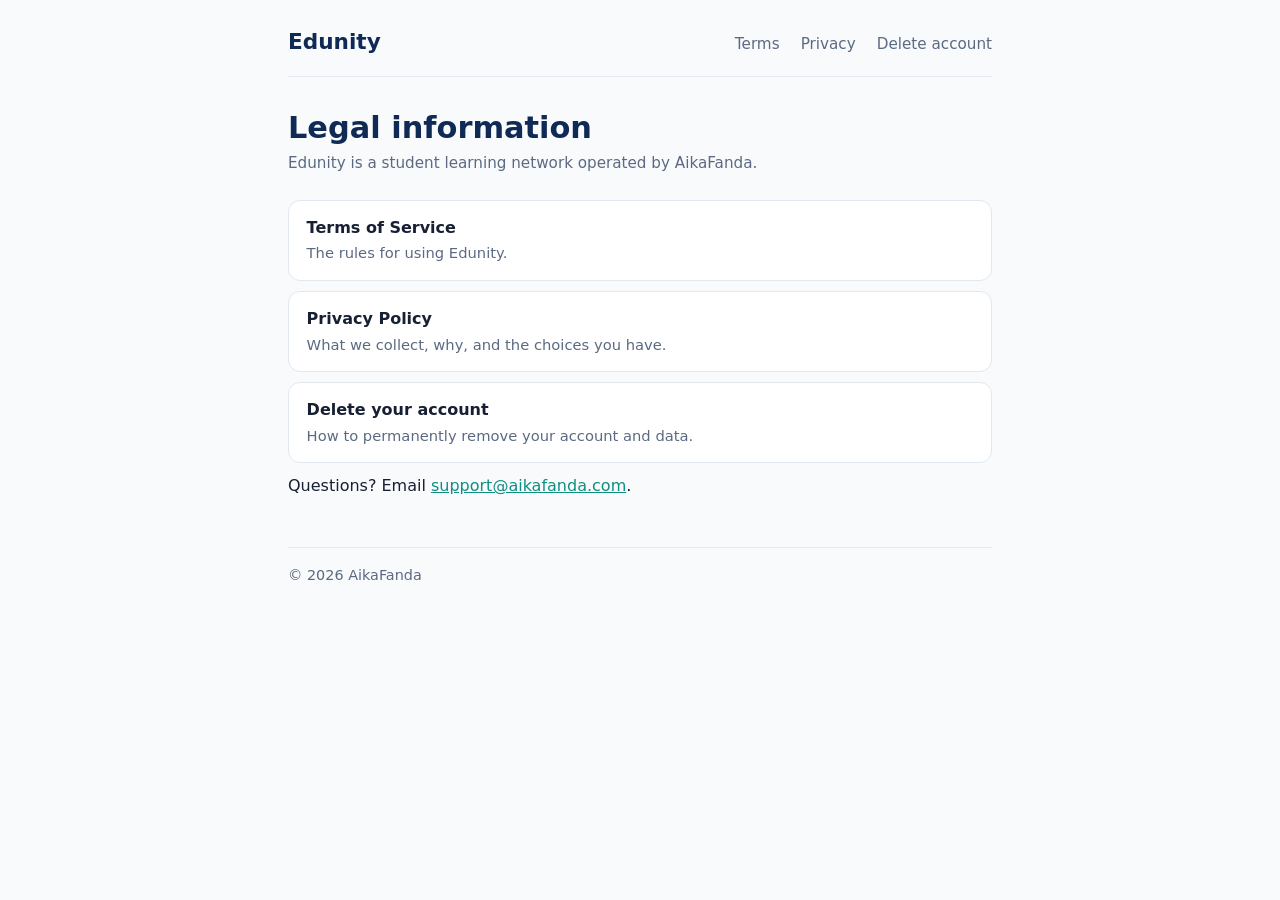
<file: index.html>
<!doctype html>
<html lang="en">
<head>
  <meta charset="utf-8">
  <meta name="viewport" content="width=device-width, initial-scale=1">
  <title>Edunity legal information</title>
  <meta name="description" content="Terms of Service, Privacy Policy and account deletion for Edunity, the student learning network by AikaFanda.">
  <link rel="stylesheet" href="style.css">
</head>
<body>
  <div class="wrap">
    <header class="site">
      <a class="brand" href="index.html">Edunity</a>
      <nav>
        <a href="terms.html">Terms</a>
        <a href="privacy.html">Privacy</a>
        <a href="delete-account.html">Delete account</a>
      </nav>
    </header>

    <main>
      <h1>Legal information</h1>
      <p class="meta">Edunity is a student learning network operated by AikaFanda.</p>

      <ul class="list-links">
        <li><a href="terms.html">Terms of Service<span>The rules for using Edunity.</span></a></li>
        <li><a href="privacy.html">Privacy Policy<span>What we collect, why, and the choices you have.</span></a></li>
        <li><a href="delete-account.html">Delete your account<span>How to permanently remove your account and data.</span></a></li>
      </ul>

      <p>Questions? Email <a href="mailto:support@aikafanda.com">support@aikafanda.com</a>.</p>
    </main>

    <footer class="site">&copy; 2026 AikaFanda</footer>
  </div>
</body>
</html>
</file>
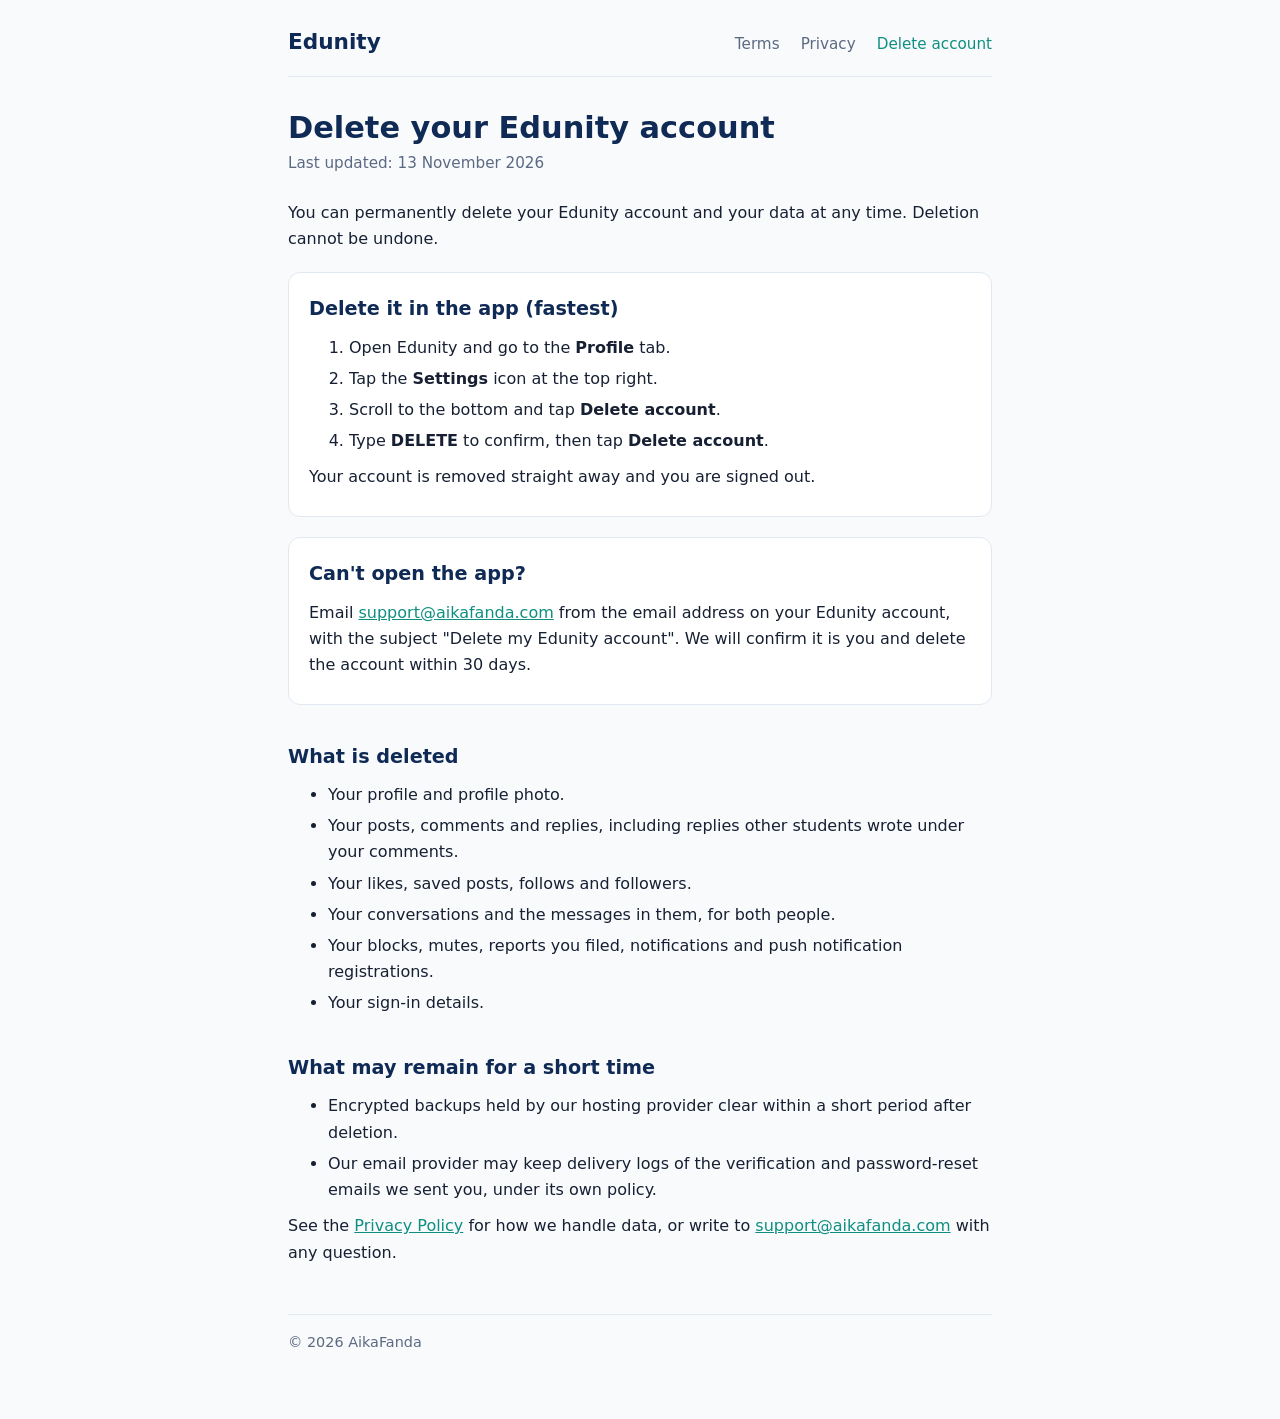
<file: delete-account.html>
<!doctype html>
<html lang="en">
<head>
  <meta charset="utf-8">
  <meta name="viewport" content="width=device-width, initial-scale=1">
  <title>Delete your account - Edunity</title>
  <meta name="description" content="How to permanently delete your Edunity account and what is removed.">
  <link rel="stylesheet" href="style.css">
</head>
<body>
  <div class="wrap">
    <header class="site">
      <a class="brand" href="index.html">Edunity</a>
      <nav>
        <a href="terms.html">Terms</a>
        <a href="privacy.html">Privacy</a>
        <a href="delete-account.html" aria-current="page">Delete account</a>
      </nav>
    </header>

    <main>
      <h1>Delete your Edunity account</h1>
      <p class="meta">Last updated: 13 November 2026</p>

      <p>You can permanently delete your Edunity account and your data at any time. Deletion cannot be undone.</p>

      <div class="card">
        <h2>Delete it in the app (fastest)</h2>
        <ol>
          <li>Open Edunity and go to the <strong>Profile</strong> tab.</li>
          <li>Tap the <strong>Settings</strong> icon at the top right.</li>
          <li>Scroll to the bottom and tap <strong>Delete account</strong>.</li>
          <li>Type <strong>DELETE</strong> to confirm, then tap <strong>Delete account</strong>.</li>
        </ol>
        <p>Your account is removed straight away and you are signed out.</p>
      </div>

      <div class="card">
        <h2>Can't open the app?</h2>
        <p>Email <a href="mailto:support@aikafanda.com?subject=Delete%20my%20Edunity%20account">support@aikafanda.com</a> from the email address on your Edunity account, with the subject "Delete my Edunity account". We will confirm it is you and delete the account within 30 days.</p>
      </div>

      <h2>What is deleted</h2>
      <ul>
        <li>Your profile and profile photo.</li>
        <li>Your posts, comments and replies, including replies other students wrote under your comments.</li>
        <li>Your likes, saved posts, follows and followers.</li>
        <li>Your conversations and the messages in them, for both people.</li>
        <li>Your blocks, mutes, reports you filed, notifications and push notification registrations.</li>
        <li>Your sign-in details.</li>
      </ul>

      <h2>What may remain for a short time</h2>
      <ul>
        <li>Encrypted backups held by our hosting provider clear within a short period after deletion.</li>
        <li>Our email provider may keep delivery logs of the verification and password-reset emails we sent you, under its own policy.</li>
      </ul>

      <p>See the <a href="privacy.html">Privacy Policy</a> for how we handle data, or write to <a href="mailto:support@aikafanda.com">support@aikafanda.com</a> with any question.</p>
    </main>

    <footer class="site">&copy; 2026 AikaFanda</footer>
  </div>
</body>
</html>
</file>
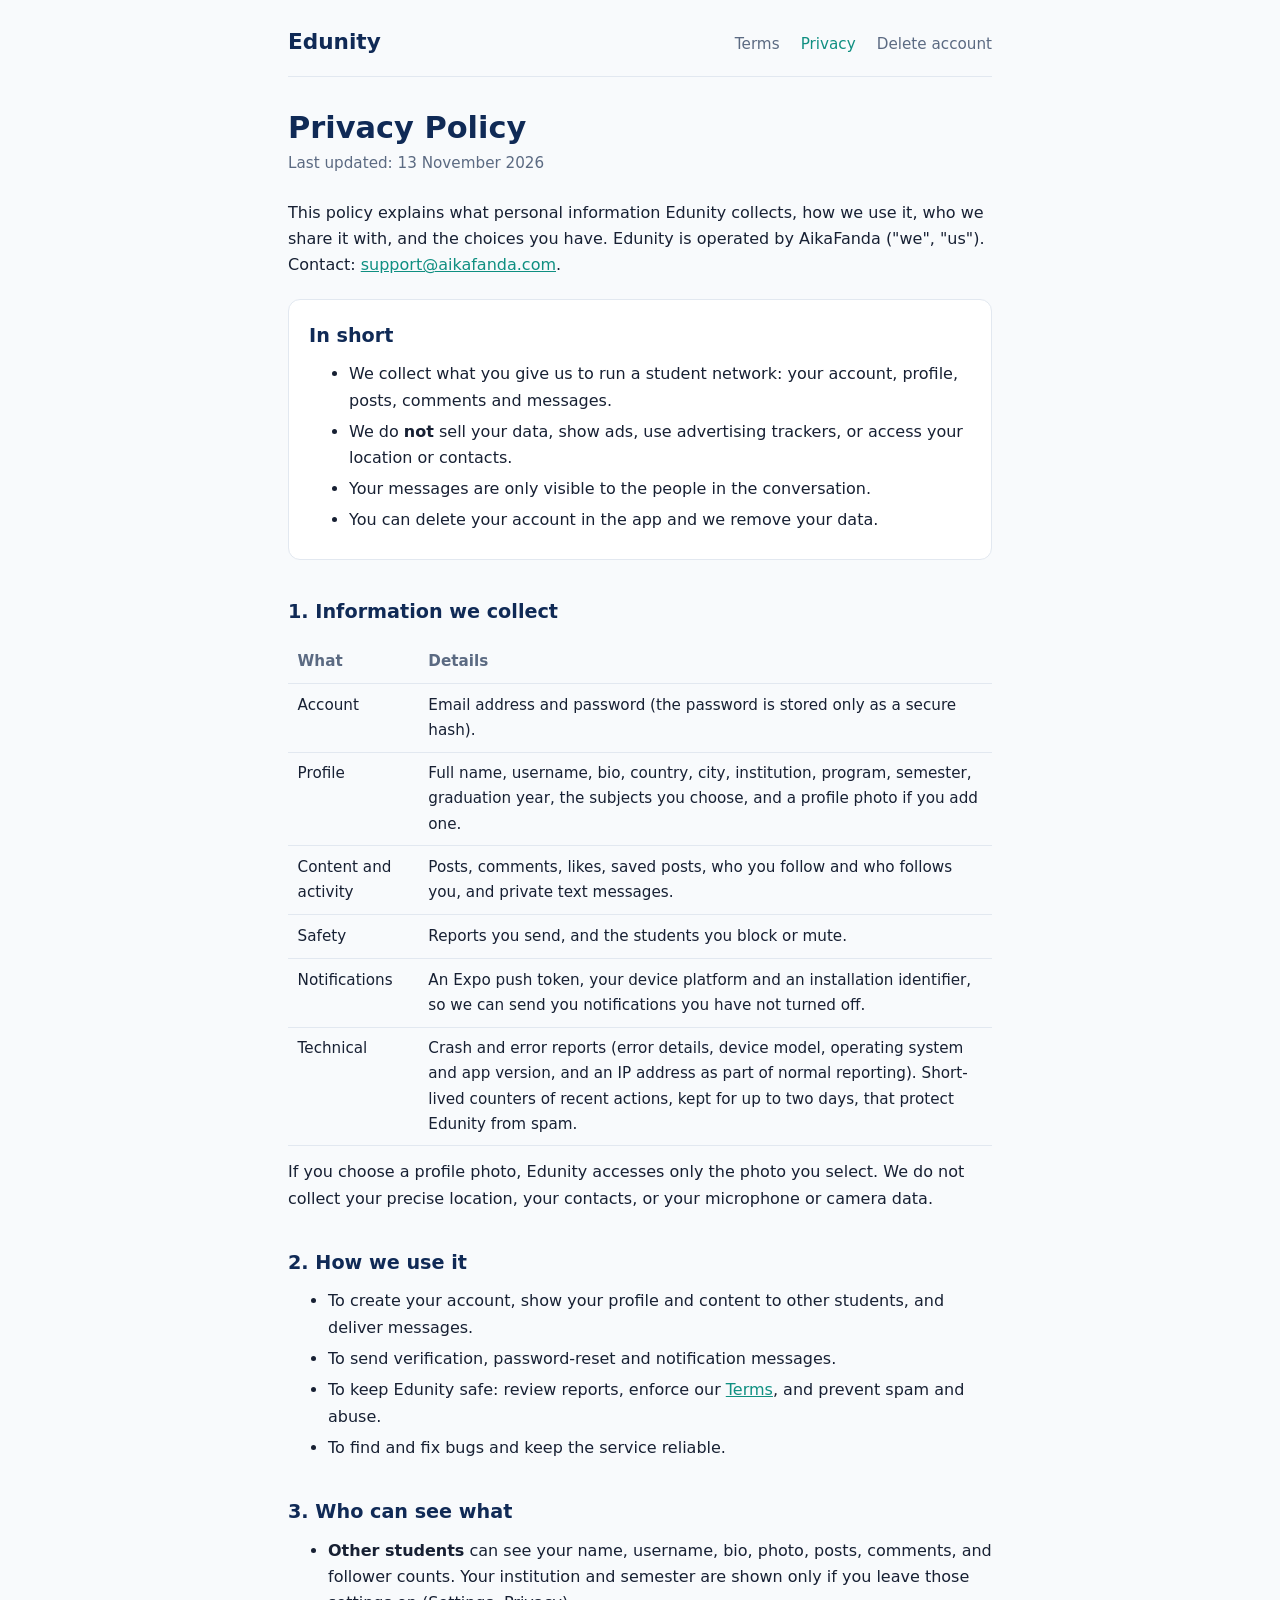
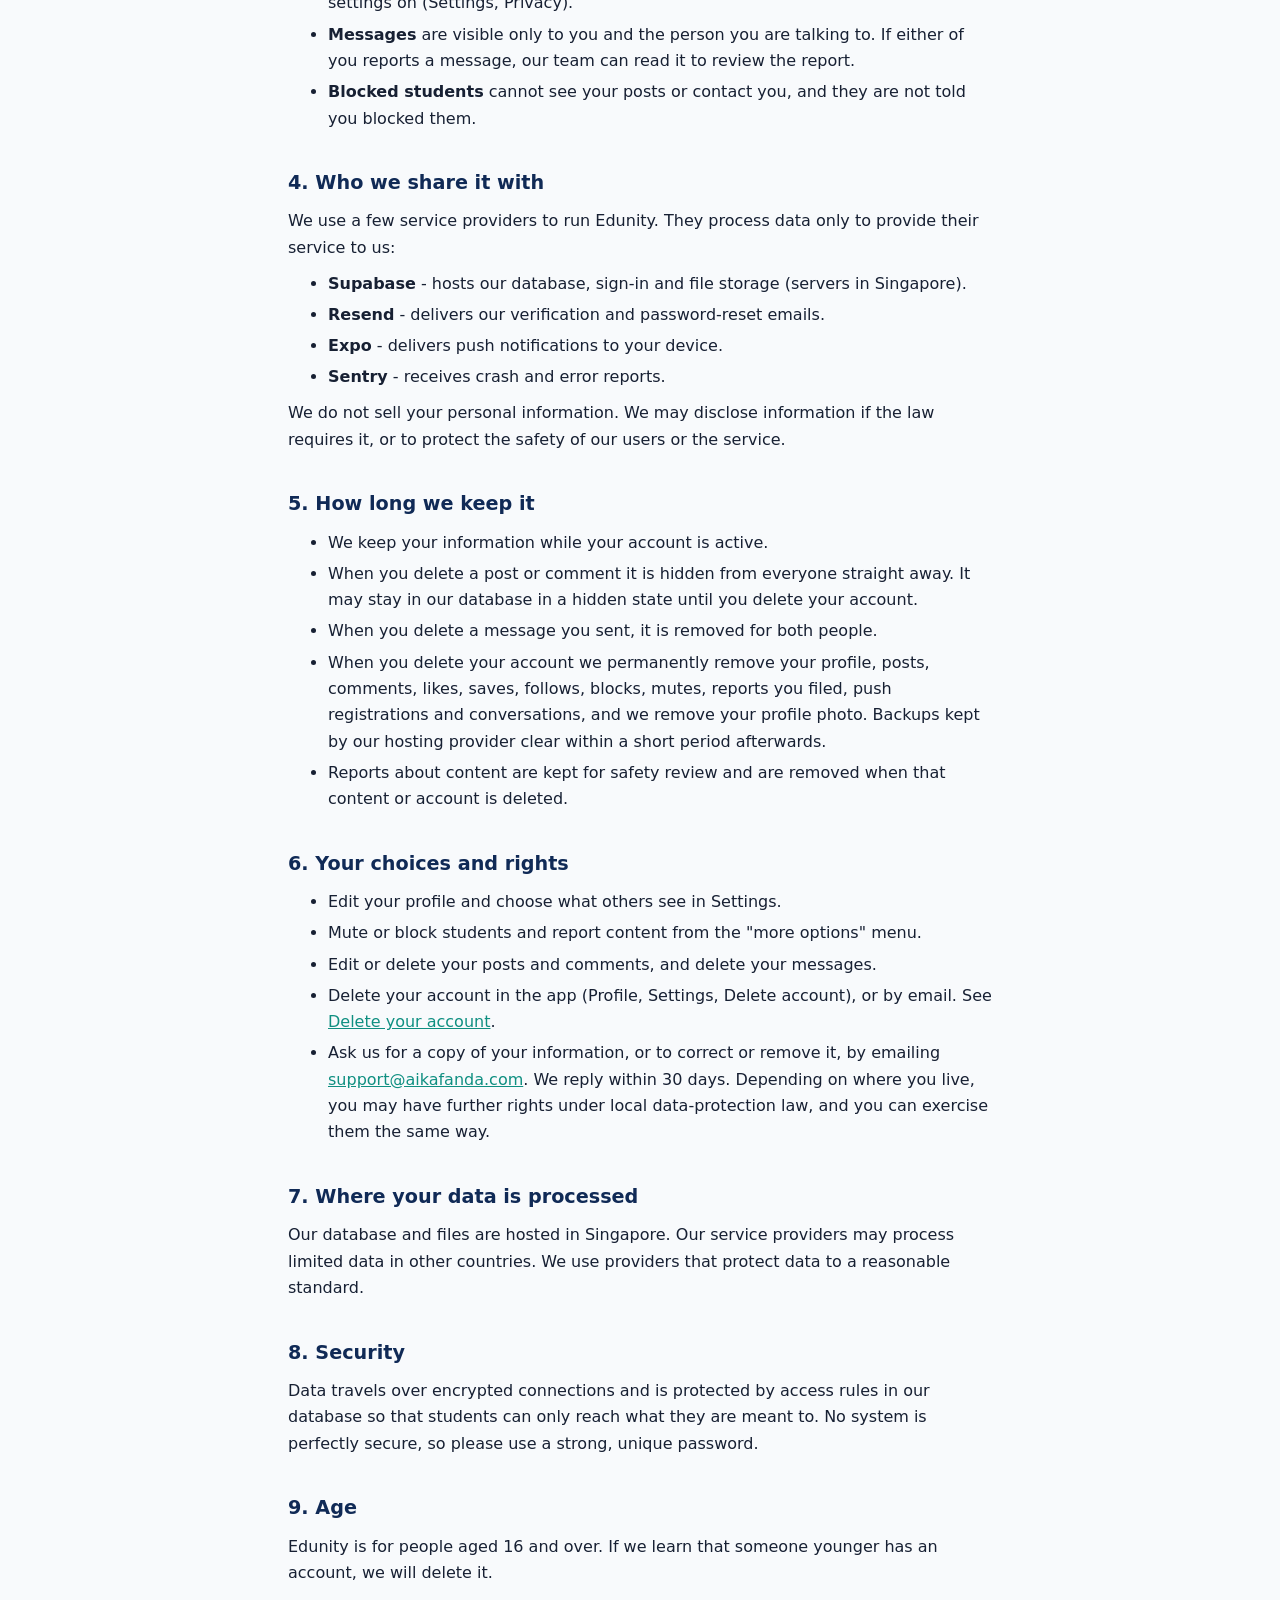
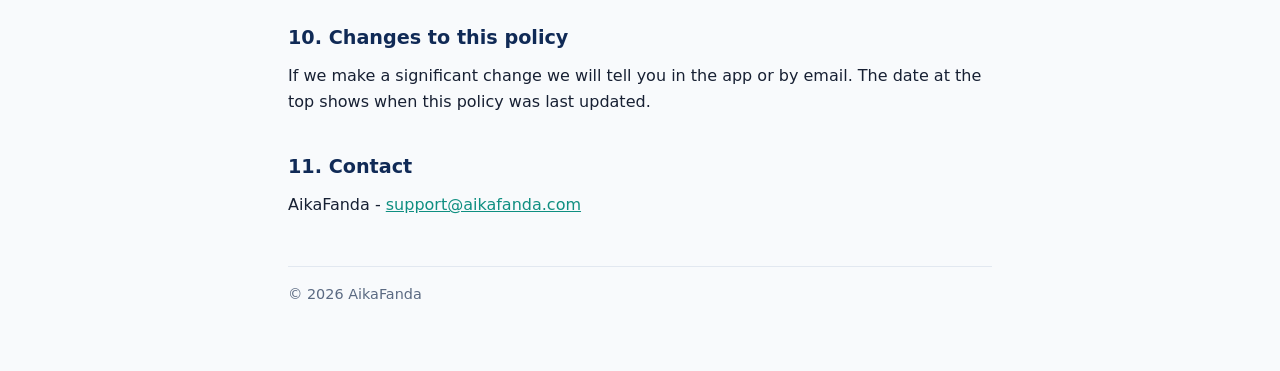
<file: privacy.html>
<!doctype html>
<html lang="en">
<head>
  <meta charset="utf-8">
  <meta name="viewport" content="width=device-width, initial-scale=1">
  <title>Privacy Policy - Edunity</title>
  <meta name="description" content="What Edunity collects, why, who we share it with, and the choices you have.">
  <link rel="stylesheet" href="style.css">
</head>
<body>
  <div class="wrap">
    <header class="site">
      <a class="brand" href="index.html">Edunity</a>
      <nav>
        <a href="terms.html">Terms</a>
        <a href="privacy.html" aria-current="page">Privacy</a>
        <a href="delete-account.html">Delete account</a>
      </nav>
    </header>

    <main>
      <h1>Privacy Policy</h1>
      <p class="meta">Last updated: 13 November 2026</p>

      <p>This policy explains what personal information Edunity collects, how we use it, who we share it with, and the choices you have. Edunity is operated by AikaFanda ("we", "us"). Contact: <a href="mailto:support@aikafanda.com">support@aikafanda.com</a>.</p>

      <div class="card">
        <h2>In short</h2>
        <ul>
          <li>We collect what you give us to run a student network: your account, profile, posts, comments and messages.</li>
          <li>We do <strong>not</strong> sell your data, show ads, use advertising trackers, or access your location or contacts.</li>
          <li>Your messages are only visible to the people in the conversation.</li>
          <li>You can delete your account in the app and we remove your data.</li>
        </ul>
      </div>

      <h2>1. Information we collect</h2>

      <table>
        <thead>
          <tr><th>What</th><th>Details</th></tr>
        </thead>
        <tbody>
          <tr>
            <td>Account</td>
            <td>Email address and password (the password is stored only as a secure hash).</td>
          </tr>
          <tr>
            <td>Profile</td>
            <td>Full name, username, bio, country, city, institution, program, semester, graduation year, the subjects you choose, and a profile photo if you add one.</td>
          </tr>
          <tr>
            <td>Content and activity</td>
            <td>Posts, comments, likes, saved posts, who you follow and who follows you, and private text messages.</td>
          </tr>
          <tr>
            <td>Safety</td>
            <td>Reports you send, and the students you block or mute.</td>
          </tr>
          <tr>
            <td>Notifications</td>
            <td>An Expo push token, your device platform and an installation identifier, so we can send you notifications you have not turned off.</td>
          </tr>
          <tr>
            <td>Technical</td>
            <td>Crash and error reports (error details, device model, operating system and app version, and an IP address as part of normal reporting). Short-lived counters of recent actions, kept for up to two days, that protect Edunity from spam.</td>
          </tr>
        </tbody>
      </table>
      <p>If you choose a profile photo, Edunity accesses only the photo you select. We do not collect your precise location, your contacts, or your microphone or camera data.</p>

      <h2>2. How we use it</h2>
      <ul>
        <li>To create your account, show your profile and content to other students, and deliver messages.</li>
        <li>To send verification, password-reset and notification messages.</li>
        <li>To keep Edunity safe: review reports, enforce our <a href="terms.html">Terms</a>, and prevent spam and abuse.</li>
        <li>To find and fix bugs and keep the service reliable.</li>
      </ul>

      <h2>3. Who can see what</h2>
      <ul>
        <li><strong>Other students</strong> can see your name, username, bio, photo, posts, comments, and follower counts. Your institution and semester are shown only if you leave those settings on (Settings, Privacy).</li>
        <li><strong>Messages</strong> are visible only to you and the person you are talking to. If either of you reports a message, our team can read it to review the report.</li>
        <li><strong>Blocked students</strong> cannot see your posts or contact you, and they are not told you blocked them.</li>
      </ul>

      <h2>4. Who we share it with</h2>
      <p>We use a few service providers to run Edunity. They process data only to provide their service to us:</p>
      <ul>
        <li><strong>Supabase</strong> - hosts our database, sign-in and file storage (servers in Singapore).</li>
        <li><strong>Resend</strong> - delivers our verification and password-reset emails.</li>
        <li><strong>Expo</strong> - delivers push notifications to your device.</li>
        <li><strong>Sentry</strong> - receives crash and error reports.</li>
      </ul>
      <p>We do not sell your personal information. We may disclose information if the law requires it, or to protect the safety of our users or the service.</p>

      <h2>5. How long we keep it</h2>
      <ul>
        <li>We keep your information while your account is active.</li>
        <li>When you delete a post or comment it is hidden from everyone straight away. It may stay in our database in a hidden state until you delete your account.</li>
        <li>When you delete a message you sent, it is removed for both people.</li>
        <li>When you delete your account we permanently remove your profile, posts, comments, likes, saves, follows, blocks, mutes, reports you filed, push registrations and conversations, and we remove your profile photo. Backups kept by our hosting provider clear within a short period afterwards.</li>
        <li>Reports about content are kept for safety review and are removed when that content or account is deleted.</li>
      </ul>

      <h2>6. Your choices and rights</h2>
      <ul>
        <li>Edit your profile and choose what others see in Settings.</li>
        <li>Mute or block students and report content from the "more options" menu.</li>
        <li>Edit or delete your posts and comments, and delete your messages.</li>
        <li>Delete your account in the app (Profile, Settings, Delete account), or by email. See <a href="delete-account.html">Delete your account</a>.</li>
        <li>Ask us for a copy of your information, or to correct or remove it, by emailing <a href="mailto:support@aikafanda.com">support@aikafanda.com</a>. We reply within 30 days. Depending on where you live, you may have further rights under local data-protection law, and you can exercise them the same way.</li>
      </ul>

      <h2>7. Where your data is processed</h2>
      <p>Our database and files are hosted in Singapore. Our service providers may process limited data in other countries. We use providers that protect data to a reasonable standard.</p>

      <h2>8. Security</h2>
      <p>Data travels over encrypted connections and is protected by access rules in our database so that students can only reach what they are meant to. No system is perfectly secure, so please use a strong, unique password.</p>

      <h2>9. Age</h2>
      <p>Edunity is for people aged 16 and over. If we learn that someone younger has an account, we will delete it.</p>

      <h2>10. Changes to this policy</h2>
      <p>If we make a significant change we will tell you in the app or by email. The date at the top shows when this policy was last updated.</p>

      <h2>11. Contact</h2>
      <p>AikaFanda - <a href="mailto:support@aikafanda.com">support@aikafanda.com</a></p>
    </main>

    <footer class="site">&copy; 2026 AikaFanda</footer>
  </div>
</body>
</html>
</file>
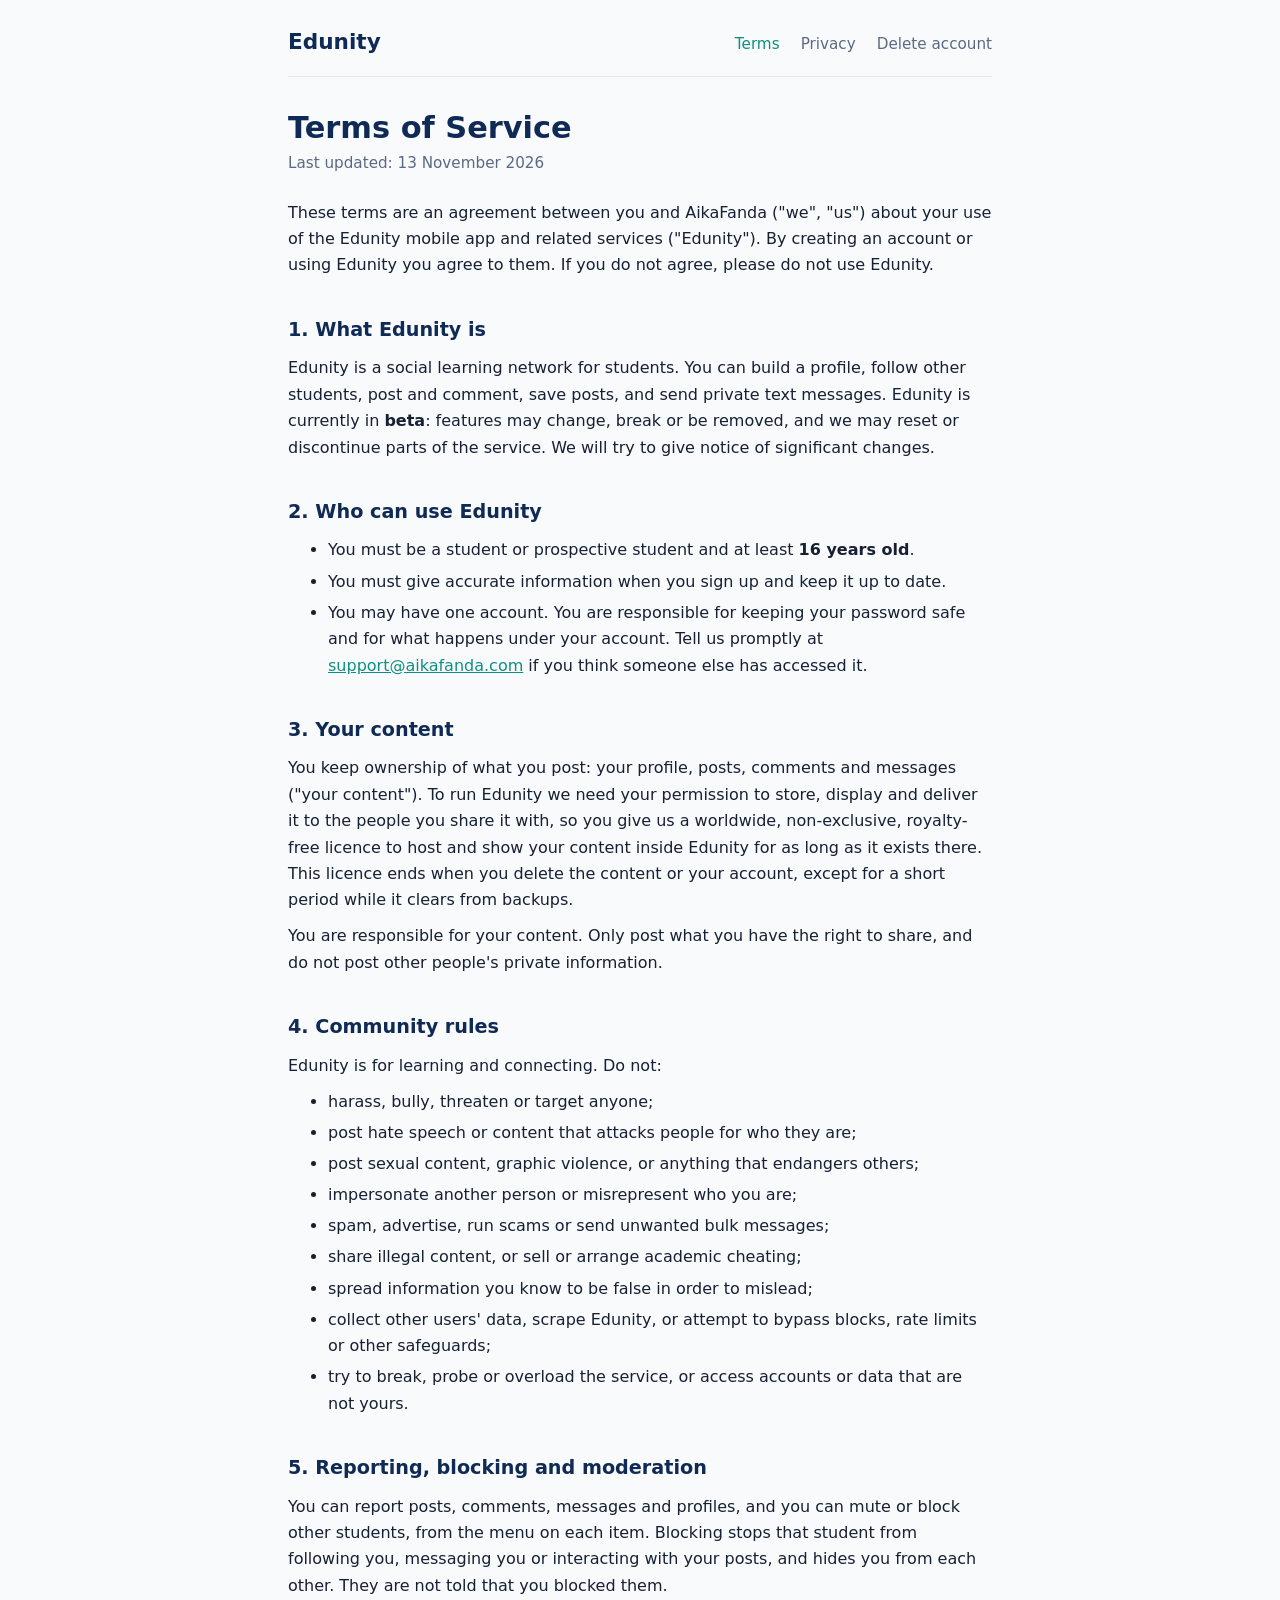
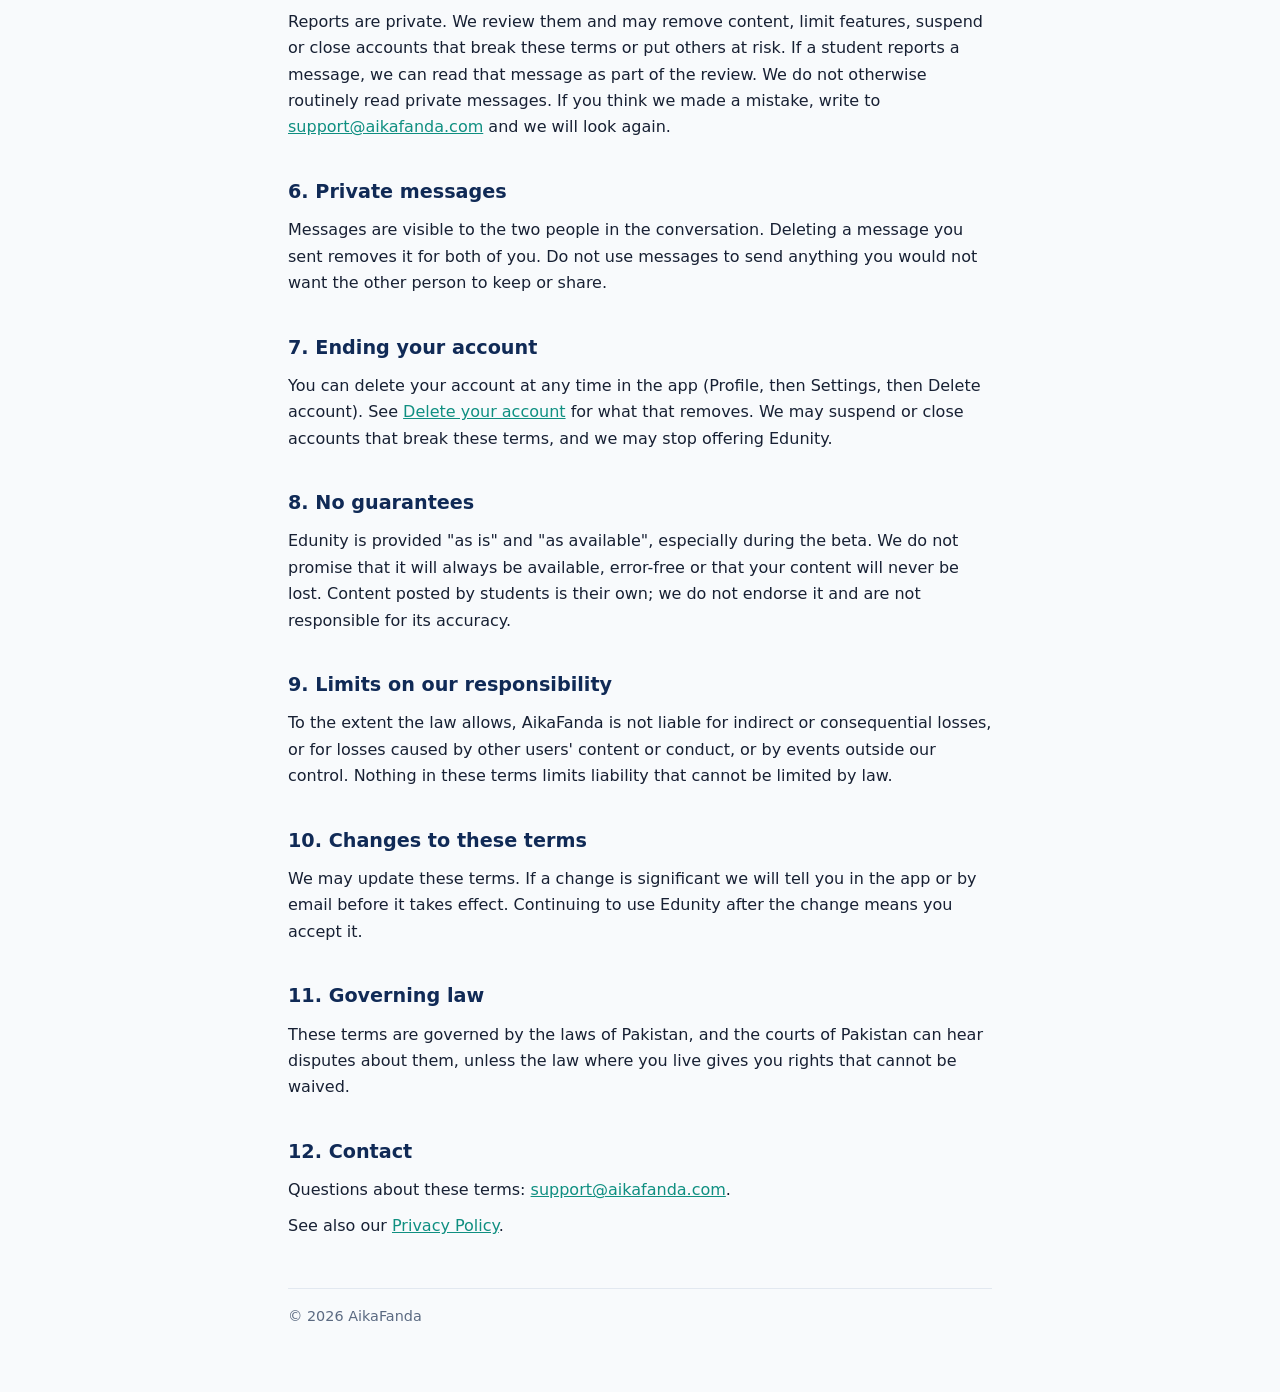
<file: terms.html>
<!doctype html>
<html lang="en">
<head>
  <meta charset="utf-8">
  <meta name="viewport" content="width=device-width, initial-scale=1">
  <title>Terms of Service - Edunity</title>
  <meta name="description" content="The rules for using Edunity, the student learning network by AikaFanda.">
  <link rel="stylesheet" href="style.css">
</head>
<body>
  <div class="wrap">
    <header class="site">
      <a class="brand" href="index.html">Edunity</a>
      <nav>
        <a href="terms.html" aria-current="page">Terms</a>
        <a href="privacy.html">Privacy</a>
        <a href="delete-account.html">Delete account</a>
      </nav>
    </header>

    <main>
      <h1>Terms of Service</h1>
      <p class="meta">Last updated: 13 November 2026</p>

      <p>These terms are an agreement between you and AikaFanda ("we", "us") about your use of the Edunity mobile app and related services ("Edunity"). By creating an account or using Edunity you agree to them. If you do not agree, please do not use Edunity.</p>

      <h2>1. What Edunity is</h2>
      <p>Edunity is a social learning network for students. You can build a profile, follow other students, post and comment, save posts, and send private text messages. Edunity is currently in <strong>beta</strong>: features may change, break or be removed, and we may reset or discontinue parts of the service. We will try to give notice of significant changes.</p>

      <h2>2. Who can use Edunity</h2>
      <ul>
        <li>You must be a student or prospective student and at least <strong>16 years old</strong>.</li>
        <li>You must give accurate information when you sign up and keep it up to date.</li>
        <li>You may have one account. You are responsible for keeping your password safe and for what happens under your account. Tell us promptly at <a href="mailto:support@aikafanda.com">support@aikafanda.com</a> if you think someone else has accessed it.</li>
      </ul>

      <h2>3. Your content</h2>
      <p>You keep ownership of what you post: your profile, posts, comments and messages ("your content"). To run Edunity we need your permission to store, display and deliver it to the people you share it with, so you give us a worldwide, non-exclusive, royalty-free licence to host and show your content inside Edunity for as long as it exists there. This licence ends when you delete the content or your account, except for a short period while it clears from backups.</p>
      <p>You are responsible for your content. Only post what you have the right to share, and do not post other people's private information.</p>

      <h2>4. Community rules</h2>
      <p>Edunity is for learning and connecting. Do not:</p>
      <ul>
        <li>harass, bully, threaten or target anyone;</li>
        <li>post hate speech or content that attacks people for who they are;</li>
        <li>post sexual content, graphic violence, or anything that endangers others;</li>
        <li>impersonate another person or misrepresent who you are;</li>
        <li>spam, advertise, run scams or send unwanted bulk messages;</li>
        <li>share illegal content, or sell or arrange academic cheating;</li>
        <li>spread information you know to be false in order to mislead;</li>
        <li>collect other users' data, scrape Edunity, or attempt to bypass blocks, rate limits or other safeguards;</li>
        <li>try to break, probe or overload the service, or access accounts or data that are not yours.</li>
      </ul>

      <h2>5. Reporting, blocking and moderation</h2>
      <p>You can report posts, comments, messages and profiles, and you can mute or block other students, from the menu on each item. Blocking stops that student from following you, messaging you or interacting with your posts, and hides you from each other. They are not told that you blocked them.</p>
      <p>Reports are private. We review them and may remove content, limit features, suspend or close accounts that break these terms or put others at risk. If a student reports a message, we can read that message as part of the review. We do not otherwise routinely read private messages. If you think we made a mistake, write to <a href="mailto:support@aikafanda.com">support@aikafanda.com</a> and we will look again.</p>

      <h2>6. Private messages</h2>
      <p>Messages are visible to the two people in the conversation. Deleting a message you sent removes it for both of you. Do not use messages to send anything you would not want the other person to keep or share.</p>

      <h2>7. Ending your account</h2>
      <p>You can delete your account at any time in the app (Profile, then Settings, then Delete account). See <a href="delete-account.html">Delete your account</a> for what that removes. We may suspend or close accounts that break these terms, and we may stop offering Edunity.</p>

      <h2>8. No guarantees</h2>
      <p>Edunity is provided "as is" and "as available", especially during the beta. We do not promise that it will always be available, error-free or that your content will never be lost. Content posted by students is their own; we do not endorse it and are not responsible for its accuracy.</p>

      <h2>9. Limits on our responsibility</h2>
      <p>To the extent the law allows, AikaFanda is not liable for indirect or consequential losses, or for losses caused by other users' content or conduct, or by events outside our control. Nothing in these terms limits liability that cannot be limited by law.</p>

      <h2>10. Changes to these terms</h2>
      <p>We may update these terms. If a change is significant we will tell you in the app or by email before it takes effect. Continuing to use Edunity after the change means you accept it.</p>

      <h2>11. Governing law</h2>
      <p>These terms are governed by the laws of Pakistan, and the courts of Pakistan can hear disputes about them, unless the law where you live gives you rights that cannot be waived.</p>

      <h2>12. Contact</h2>
      <p>Questions about these terms: <a href="mailto:support@aikafanda.com">support@aikafanda.com</a>.</p>
      <p>See also our <a href="privacy.html">Privacy Policy</a>.</p>
    </main>

    <footer class="site">&copy; 2026 AikaFanda</footer>
  </div>
</body>
</html>
</file>
<file: style.css>
/* Shared styles for the Edunity legal pages. No scripts, fonts or trackers. */
:root {
  --navy: #102a56;
  --teal: #0f8f81;
  --bg: #f8fafc;
  --surface: #ffffff;
  --text: #172033;
  --muted: #5b6a82;
  --border: #e2e8f0;
}

@media (prefers-color-scheme: dark) {
  :root {
    --navy: #9db8ea;
    --teal: #3cd0bd;
    --bg: #0e1626;
    --surface: #152036;
    --text: #e8edf6;
    --muted: #a3b0c6;
    --border: #26344f;
  }
}

* {
  box-sizing: border-box;
}

html {
  -webkit-text-size-adjust: 100%;
}

body {
  margin: 0;
  background: var(--bg);
  color: var(--text);
  font: 16px/1.65 system-ui, -apple-system, "Segoe UI", Roboto, Helvetica, Arial, sans-serif;
}

.wrap {
  max-width: 46rem;
  margin: 0 auto;
  padding: 1.5rem 1rem 4rem;
}

header.site {
  display: flex;
  align-items: baseline;
  justify-content: space-between;
  gap: 1rem;
  flex-wrap: wrap;
  padding-bottom: 1rem;
  border-bottom: 1px solid var(--border);
  margin-bottom: 2rem;
}

header.site a.brand {
  font-weight: 700;
  font-size: 1.35rem;
  color: var(--navy);
  text-decoration: none;
}

header.site nav a {
  margin-left: 1rem;
  color: var(--muted);
  text-decoration: none;
  font-size: 0.95rem;
}

header.site nav a:hover,
header.site nav a[aria-current="page"] {
  color: var(--teal);
}

h1 {
  font-size: 1.9rem;
  line-height: 1.25;
  margin: 0 0 0.25rem;
  color: var(--navy);
}

h2 {
  font-size: 1.2rem;
  margin: 2.2rem 0 0.5rem;
  color: var(--navy);
}

p,
ul,
ol {
  margin: 0.6rem 0;
}

li {
  margin: 0.3rem 0;
}

a {
  color: var(--teal);
}

.meta {
  color: var(--muted);
  font-size: 0.95rem;
  margin: 0 0 1.5rem;
}

.card {
  background: var(--surface);
  border: 1px solid var(--border);
  border-radius: 12px;
  padding: 1rem 1.25rem;
  margin: 1.25rem 0;
}

.card h2:first-child {
  margin-top: 0.25rem;
}

table {
  width: 100%;
  border-collapse: collapse;
  margin: 0.8rem 0;
  font-size: 0.95rem;
}

th,
td {
  text-align: left;
  vertical-align: top;
  padding: 0.55rem 0.6rem;
  border-bottom: 1px solid var(--border);
}

th {
  color: var(--muted);
  font-weight: 600;
}

footer.site {
  margin-top: 3rem;
  padding-top: 1rem;
  border-top: 1px solid var(--border);
  color: var(--muted);
  font-size: 0.9rem;
}

.list-links {
  list-style: none;
  padding: 0;
}

.list-links li {
  margin: 0.6rem 0;
}

.list-links a {
  display: block;
  background: var(--surface);
  border: 1px solid var(--border);
  border-radius: 12px;
  padding: 0.9rem 1.1rem;
  text-decoration: none;
  color: var(--text);
  font-weight: 600;
}

.list-links a span {
  display: block;
  color: var(--muted);
  font-weight: 400;
  font-size: 0.92rem;
}

.list-links a:hover {
  border-color: var(--teal);
}
</file>
